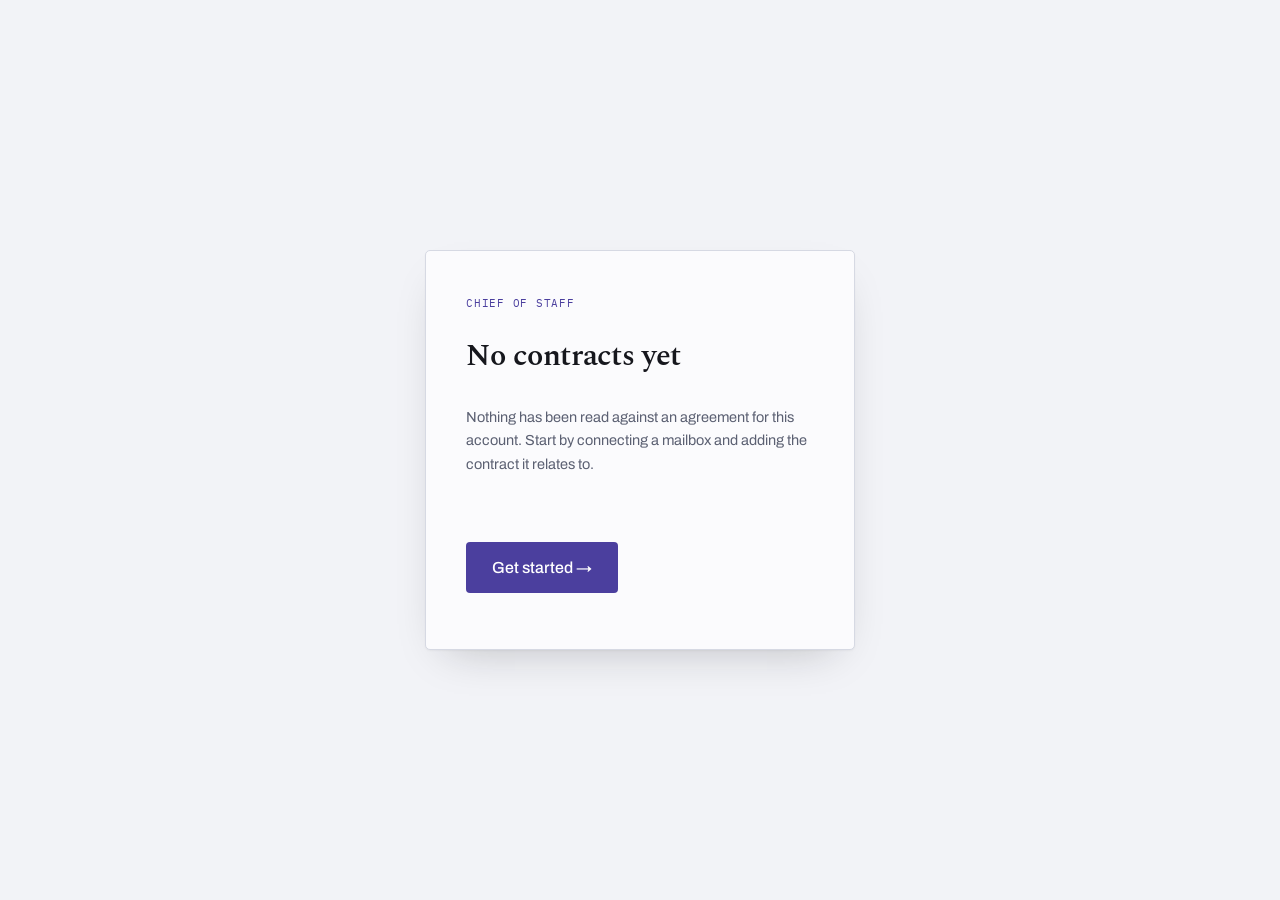
<file: templates/empty.html>
<!doctype html>
<html lang="en">
<head>
<meta charset="utf-8">
<meta name="viewport" content="width=device-width, initial-scale=1">
<title>Nothing here yet — Chief of Staff</title>
<link href="https://fonts.googleapis.com/css2?family=Archivo:wght@400;500;600&family=IBM+Plex+Mono:wght@400;500&family=Spectral:ital,wght@0,400;0,600;1,400&display=swap" rel="stylesheet">
<link rel="stylesheet" href="/static/landing.css">
</head>
<body class="gate-page">
<div class="gate">
  <a class="gate-mark" href="/">Chief of Staff</a>
  <h1>No contracts yet</h1>
  <p class="gate-alt">
    Nothing has been read against an agreement for this account. Start by
    connecting a mailbox and adding the contract it relates to.
  </p>
  <p style="margin-top:28px"><a class="cta" href="/welcome">Get started →</a></p>
</div>
</body>
</html>
</file>
<file: static/landing.css>
/* Landing page. Same identity as the review surface: carbon-copy violet on
   cool photocopy stock, and the rule that contract text is set in a serif and
   nothing else is. */

:root {
  --paper:      #F2F3F7;
  --paper-lift: #FBFBFD;
  --ink:        #16171D;
  --ink-soft:   #5B6072;
  --rule:       #D6D9E3;
  --carbon:     #4B3F9E;
  --carbon-deep:#2E2569;
  --carbon-pale:#EDEBF8;
  --stamp:      #B3341F;
  --stamp-pale: #FBEDEA;
}

* { box-sizing: border-box; }

body {
  margin: 0;
  background: var(--paper);
  color: var(--ink);
  font: 400 16px/1.6 Archivo, ui-sans-serif, system-ui, sans-serif;
  -webkit-font-smoothing: antialiased;
}

.mono {
  font-family: "IBM Plex Mono", ui-monospace, monospace;
  font-size: 11px;
  letter-spacing: 0.07em;
  text-transform: uppercase;
}

a { color: inherit; }

:focus-visible {
  outline: 2px solid var(--carbon);
  outline-offset: 3px;
  border-radius: 2px;
}

/* ---------- nav ---------- */

.topbar {
  display: flex;
  align-items: center;
  gap: 24px;
  padding: 18px 40px;
  border-bottom: 1px solid var(--rule);
  background: var(--paper-lift);
  position: sticky;
  top: 0;
  z-index: 10;
}

.wordmark { font-weight: 600; letter-spacing: -0.015em; }

.topbar .links { margin-left: auto; display: flex; gap: 26px; }

.topbar .links a {
  font-family: "IBM Plex Mono", ui-monospace, monospace;
  font-size: 11px;
  letter-spacing: 0.06em;
  text-transform: uppercase;
  text-decoration: none;
  color: var(--ink-soft);
  padding-bottom: 2px;
  border-bottom: 1.5px solid transparent;
}

.topbar .links a:hover { color: var(--carbon); border-bottom-color: var(--carbon); }

/* ---------- hero ---------- */

.hero {
  max-width: 1000px;
  margin: 0 auto;
  padding: 92px 40px 60px;
  text-align: center;
}

.hero .eyebrow { color: var(--carbon); display: block; margin-bottom: 22px; }

.hero h1 {
  margin: 0;
  font-family: Spectral, Georgia, serif;
  font-size: clamp(34px, 5.4vw, 60px);
  font-weight: 600;
  line-height: 1.14;
  letter-spacing: -0.01em;
}

.standfirst {
  max-width: 640px;
  margin: 26px auto 0;
  color: var(--ink-soft);
  font-size: 17px;
}

.cta {
  display: inline-block;
  margin-top: 38px;
  padding: 13px 26px;
  border-radius: 4px;
  background: var(--carbon);
  color: #fff;
  text-decoration: none;
  font-weight: 500;
}

.cta:hover { background: var(--carbon-deep); }

.cta-note { display: block; margin-top: 14px; color: var(--ink-soft); }

/* ---------- sheets ----------
   Everything on this page that carries content is a sheet of paper. Paper has
   weight and a shadow, sits slightly askew, and slides. It does not spin,
   bounce, or fly in from off-screen. */

.sheet {
  background: var(--paper-lift);
  border: 1px solid var(--rule);
  border-radius: 3px;
  padding: 24px 26px 26px;
  box-shadow: 0 1px 2px rgba(22, 23, 29, 0.04),
              0 8px 24px -12px rgba(22, 23, 29, 0.18);
}

.sheet .who { display: block; color: var(--ink-soft); margin-bottom: 12px; }
.sheet p { margin: 0 0 16px; font-size: 16px; }

.sheet .stamp {
  display: inline-block;
  padding: 3px 9px;
  border: 1px solid currentColor;
  border-radius: 2px;
  font-weight: 500;
}

/* --- the email lifting off the clause it rests on --- */

.reveal-pair {
  max-width: 1060px;
  margin: 8px auto 72px;
  padding: 0 40px;
}

.stage {
  position: relative;
  /* room for the two sheets once they have separated: the lower sheet sits
     88px down and is about 190 tall, so this is what they occupy, not a
     guess with a hundred pixels of dead air after it */
  min-height: 372px;
  perspective: 1400px;
  perspective-origin: 50% 30%;
}

.stage .sheet {
  position: absolute;
  /* narrow enough that the two clear each other once separated: overlapping
     sheets clipped the start of the clause's own label */
  width: min(462px, 90%);
  transition: none;
  will-change: transform;
}

/* the email starts squarely on top and slides up-left as you scroll */
.stage .email {
  top: 0;
  left: 0;
  z-index: 2;
  transform:
    translate3d(calc(var(--lift, 0) * -2%), calc(var(--lift, 0) * -14px), 0)
    rotateX(calc((1 - var(--lift, 0)) * 5deg))
    rotate(calc(var(--lift, 0) * -1.1deg));
}

.stage .email .stamp {
  color: var(--stamp);
  background: var(--stamp-pale);
}

/* the clause is underneath from the start, and emerges */
/* tucked under the email at rest, sliding out to its own ground as you read */
.stage .clause-sheet {
  top: 96px;
  right: 0;
  z-index: 1;
  border-left: 3px solid var(--carbon);
  opacity: calc(0.18 + var(--lift, 0) * 0.82);
  transform:
    translate3d(calc((1 - var(--lift, 0)) * -300px),
                calc((1 - var(--lift, 0)) * -66px), 0)
    scale(calc(0.94 + var(--lift, 0) * 0.06))
    rotate(calc(var(--lift, 0) * 0.8deg));
}

.stage .clause { display: block; color: var(--carbon); margin-bottom: 12px; }

.stage blockquote {
  margin: 0;
  font-family: Spectral, Georgia, serif;
  font-size: 18px;
  line-height: 1.5;
}

.stage .gloss { margin: 14px 0 0; color: var(--ink-soft); font-size: 14px; }

.stage-note {
  margin: 26px 0 0;
  text-align: center;
  color: var(--ink-soft);
  /* no transition: this opacity is already driven by scroll position, and a
     transition on top of that chases the value instead of settling on it */
  opacity: var(--lift, 0);
}

/* --- the deck of verdicts --- */

.deck-band { border-top: 1px solid var(--rule); }

.deck {
  max-width: 1060px;
  margin: 44px auto 0;
  perspective: 1600px;
  perspective-origin: 50% 40%;
  display: grid;
  gap: 18px;
}

.deck .leaf {
  --slide: calc(var(--fan, 0) * 1);
  transform-origin: left center;
  transform:
    translate3d(calc((1 - var(--slide)) * (var(--i) * -26px)), 0, 0)
    rotateY(calc((1 - var(--slide)) * 9deg))
    rotate(calc((1 - var(--slide)) * (var(--i) - 2) * 0.5deg));
  opacity: calc(0.35 + var(--slide) * 0.65);
  will-change: transform;
}

.deck .leaf p {
  font-size: 15.5px;
  margin-bottom: 14px;
}

.deck .leaf .stamp { font-size: 10px; }

.deck .is-out_of_scope .stamp { color: var(--stamp); background: var(--stamp-pale); }
.deck .is-out_of_scope { border-left: 3px solid var(--stamp); }
.deck .is-new_commitment .stamp { color: var(--carbon); background: var(--carbon-pale); }
.deck .is-new_commitment { border-left: 3px solid var(--carbon); }
.deck .is-in_scope .stamp { color: #2F6B4F; background: #EFF5F1; }
.deck .is-noise .stamp { color: var(--ink-soft); }
.deck .is-unsure .stamp {
  color: #8A6516;
  background: #FAF2DF;
  border-style: dashed;
}
.deck .is-unsure { border-left: 3px dashed #8A6516; }
.deck .is-agreed .stamp { color: #2F6B4F; background: #EAF3EE; }
.deck .is-agreed { border-left: 3px solid #2F6B4F; }

/* --- sections arriving --- */

.reveal {
  opacity: 0;
  transform: translate3d(0, 26px, 0);
  transition: opacity 0.6s ease, transform 0.6s cubic-bezier(0.22, 0.7, 0.3, 1);
}

.reveal.shown { opacity: 1; transform: none; }

/* ---------- bands ---------- */

.band { padding: 72px 40px; border-top: 1px solid var(--rule); }
.band.alt { background: var(--paper-lift); }

.band h2 {
  max-width: 1060px;
  margin: 0 auto;
  font-family: Spectral, Georgia, serif;
  font-size: clamp(25px, 3vw, 33px);
  font-weight: 600;
  letter-spacing: -0.01em;
}

/* the lede sits under its own heading, so it shares the heading's measure
   rather than being centred on the page */
.band .lede {
  max-width: 1060px;
  margin: 16px auto 0;
  color: var(--ink-soft);
}

.band .lede > * { max-width: 700px; }

.closing .lede { max-width: 640px; }

.band h2, .band .lede { width: 100%; }

.pair, .rails {
  max-width: 1060px;
  margin: 38px auto 0;
  display: grid;
  gap: 26px;
}

.pair { grid-template-columns: repeat(2, 1fr); }
.rails { grid-template-columns: repeat(3, 1fr); }

.pair article, .rails article {
  background: var(--paper);
  border: 1px solid var(--rule);
  border-radius: 4px;
  padding: 24px 26px 26px;
}

.band.alt .pair article { background: var(--paper-lift); }

.pair h3, .rails h3 {
  margin: 0 0 10px;
  font-size: 18px;
  font-weight: 600;
}

.pair p, .rails p { margin: 0; color: var(--ink-soft); font-size: 15px; }

/* ---------- stages ---------- */

.stages {
  max-width: 1060px;
  margin: 38px auto 0;
  padding: 0;
  list-style: none;
  display: grid;
  grid-template-columns: repeat(4, 1fr);
  gap: 22px;
}

.stages li {
  border-top: 2px solid var(--carbon);
  padding-top: 16px;
}

.stages .n { display: block; color: var(--carbon); margin-bottom: 9px; font-weight: 500; }
.stages p { margin: 0; color: var(--ink-soft); font-size: 14.5px; }

/* ---------- execution block ----------
   A contract closes with the parties signing it. This page is a document, so
   it closes the same way: names written over a rule, not cards in a grid. */

.execution {
  max-width: 1060px;
  margin: 0 auto;
  padding: 84px 40px 96px;
  border-top: 1px solid var(--rule);
}

.execution .clause-mark {
  display: block;
  color: var(--carbon);
  margin-bottom: 14px;
}

.execution h2 {
  margin: 0;
  font-family: Spectral, Georgia, serif;
  font-size: clamp(25px, 3vw, 33px);
  font-weight: 600;
  letter-spacing: -0.01em;
}

.execution .preamble {
  max-width: 660px;
  margin: 16px 0 0;
  color: var(--ink-soft);
}

.signatures {
  margin-top: 58px;
  display: grid;
  grid-template-columns: repeat(2, minmax(0, 1fr));
  gap: 44px 56px;
}

.sig { display: block; text-decoration: none; }

/* the signature itself: serif, because on this page serif means a document
   speaking for itself */
.sig .hand {
  display: block;
  font-family: Spectral, Georgia, serif;
  font-size: clamp(19px, 2.1vw, 25px);
  font-style: italic;
  color: var(--ink);
  padding-bottom: 10px;
  word-break: break-word;
}

.sig .sig-rule {
  display: block;
  height: 1px;
  background: var(--ink-soft);
}

.sig .sig-label {
  display: block;
  margin-top: 10px;
  color: var(--ink-soft);
}

.sig:hover .hand { color: var(--carbon); }
.sig:hover .sig-rule { background: var(--carbon); height: 2px; margin-top: -1px; }
.sig:hover .sig-label { color: var(--carbon); }

.honest {
  max-width: 660px;
  margin: 56px 0 0;
  color: var(--ink-soft);
  font-size: 14px;
}

.honest a { color: var(--carbon); }

footer {
  padding: 30px 40px 44px;
  border-top: 1px solid var(--rule);
  color: var(--ink-soft);
  text-align: center;
}

@media (max-width: 900px) {
  .demo-strip, .pair, .rails, .stages, .contact-grid {
    grid-template-columns: 1fr;
  }
  .hero { padding: 60px 24px 44px; }
  .band { padding: 54px 24px; }
  .demo-strip { padding: 0 24px; margin-bottom: 60px; }
  .topbar { padding: 14px 20px; gap: 14px; }
  .topbar .links { gap: 16px; }
}

@media (max-width: 900px) {
  /* stacked sheets need room the phone does not have: lay them out plainly */
  .stage { min-height: 0; perspective: none; }
  .stage .sheet { position: static; width: 100%; transform: none; opacity: 1; }
  .stage .clause-sheet { margin-top: 18px; }
  .stage-note { opacity: 1; }
  .deck .leaf { transform: none; opacity: 1; }
  .reveal-pair { padding: 0 24px; margin-bottom: 60px; }
}

@media (prefers-reduced-motion: reduce) {
  * { transition: none !important; animation: none !important; }
  /* motion off means the page is static, not that content is missing */
  .reveal { opacity: 1 !important; transform: none !important; }
  .stage .sheet, .deck .leaf { transform: none !important; opacity: 1 !important; }
  .stage { min-height: 0; }
  .stage .sheet { position: static; width: 100%; }
  .stage .clause-sheet { margin-top: 18px; }
  .stage-note { opacity: 1 !important; }
}

/* ---------- connect page ---------- */

.notice {
  margin: 26px 0 0;
  padding: 12px 16px;
  border-radius: 3px;
  border-left: 3px solid var(--carbon);
  background: var(--carbon-pale);
  font-size: 15px;
}

.notice.is-problem { border-left-color: var(--stamp); background: var(--stamp-pale); }
.notice.is-good { border-left-color: #2F6B4F; background: #EFF5F1; }

.permissions, .setup {
  margin-top: 44px;
  padding: 22px 26px 24px;
  border: 1px solid var(--rule);
  border-radius: 4px;
  background: var(--paper-lift);
  max-width: 760px;
}

.perm-label { display: block; color: var(--carbon); margin-bottom: 12px; }

.permissions ul, .setup ol { margin: 0; padding-left: 20px; }
.permissions li, .setup li { margin-bottom: 8px; font-size: 15px; }

.permissions code, .setup code {
  font-family: "IBM Plex Mono", ui-monospace, monospace;
  font-size: 13px;
  background: var(--carbon-pale);
  padding: 1px 5px;
  border-radius: 2px;
  word-break: break-all;
}

.fineprint {
  margin: 16px 0 0;
  color: var(--ink-soft);
  font-size: 13.5px;
}

.setup p { margin: 0 0 14px; font-size: 15px; }

button.linkish {
  border: 0;
  background: none;
  padding: 0;
  font: inherit;
  color: var(--stamp);
  cursor: pointer;
  text-decoration: underline;
}

/* ---------- the gate: sign in, sign up ---------- */

.gate-page { display: grid; place-items: center; min-height: 100vh; }

.gate {
  width: min(430px, 92vw);
  padding: 44px 40px 40px;
  background: var(--paper-lift);
  border: 1px solid var(--rule);
  border-radius: 5px;
  box-shadow: 0 1px 2px rgba(22,23,29,.04), 0 18px 44px -22px rgba(22,23,29,.28);
}

.gate-mark {
  display: block;
  font-family: "IBM Plex Mono", ui-monospace, monospace;
  font-size: 11px;
  letter-spacing: .07em;
  text-transform: uppercase;
  color: var(--carbon);
  text-decoration: none;
  margin-bottom: 20px;
}

.gate h1 {
  margin: 0 0 26px;
  font-family: Spectral, Georgia, serif;
  font-size: 30px;
  font-weight: 600;
  letter-spacing: -.01em;
}

.gate-form { display: grid; gap: 18px; }
.gate-form label { display: grid; gap: 6px; }
.gate-form span.mono { color: var(--ink-soft); }

.gate-form input {
  font: 400 16px Archivo, system-ui, sans-serif;
  padding: 10px 12px;
  border: 1px solid var(--rule);
  border-radius: 3px;
  background: #fff;
  color: var(--ink);
}

.gate-form input:focus-visible { border-color: var(--carbon); }

.gate-form .hint { color: var(--ink-soft); font-size: 13px; }

.gate-form button {
  margin-top: 6px;
  font: 500 15px Archivo, system-ui, sans-serif;
  padding: 11px 18px;
  border: 0;
  border-radius: 3px;
  background: var(--carbon);
  color: #fff;
  cursor: pointer;
}

.gate-form button:hover { background: var(--carbon-deep); }

.gate-alt { margin: 24px 0 0; color: var(--ink-soft); font-size: 14.5px; }
.gate-alt a { color: var(--carbon); }
.gate-fine { margin: 14px 0 0; color: var(--ink-soft); font-size: 13px; }

/* ---------- welcome ---------- */

.deed {
  max-width: 1060px;
  margin: 0 auto;
  padding: 84px 40px 60px;
}

.deed-mark { display: block; color: var(--carbon); margin-bottom: 16px; }

.deed h1 {
  margin: 0;
  font-family: Spectral, Georgia, serif;
  font-size: clamp(32px, 4.6vw, 50px);
  font-weight: 600;
  letter-spacing: -.012em;
}

.deed-line {
  margin: 18px 0 0;
  font-family: Spectral, Georgia, serif;
  font-size: 19px;
  font-style: italic;
  color: var(--ink-soft);
}

.deed-body { max-width: 640px; margin: 26px 0 0; font-size: 17px; }

.steps { margin-top: 40px; display: grid; gap: 26px; max-width: 780px; }

.step {
  display: grid;
  grid-template-columns: 86px minmax(0, 1fr);
  gap: 20px;
  padding: 22px 24px;
  border: 1px solid var(--rule);
  border-radius: 4px;
  background: var(--paper-lift);
}

.step.is-done { border-left: 3px solid #2F6B4F; }
.step-n { color: var(--carbon); padding-top: 4px; }
.step.is-done .step-n { color: #2F6B4F; }
.step h3 { margin: 0 0 8px; font-size: 17px; font-weight: 600; }
.step p { margin: 0 0 10px; color: var(--ink-soft); font-size: 15px; }
.step p:last-child { margin-bottom: 0; }

.cta-button {
  font: 500 16px Archivo, system-ui, sans-serif;
  padding: 13px 26px;
  border: 0;
  border-radius: 4px;
  background: var(--carbon);
  color: #fff;
  cursor: pointer;
}

.cta-button:hover { background: var(--carbon-deep); }

@media (max-width: 700px) {
  .step { grid-template-columns: 1fr; gap: 10px; }
  .deed { padding: 56px 24px 40px; }
}

/* ---------- connect ---------- */

.connect-card {
  margin-top: 40px;
  padding: 34px 36px 32px;
  border: 1px solid var(--rule);
  border-radius: 5px;
  background: var(--paper-lift);
  max-width: 620px;
  box-shadow: 0 1px 2px rgba(22,23,29,.04), 0 16px 40px -24px rgba(22,23,29,.24);
}

.connect-card.is-off { box-shadow: none; background: var(--paper); }

.connect-lead { margin: 0 0 22px; font-size: 17px; }

/* Google's own wording and a plain mark. Not a facsimile of their button:
   imitating it would misrepresent whose page this is. */
.google-button {
  display: inline-flex;
  align-items: center;
  gap: 12px;
  padding: 12px 22px 12px 14px;
  border: 1px solid var(--rule);
  border-radius: 4px;
  background: #fff;
  color: var(--ink);
  text-decoration: none;
  font-weight: 500;
  font-size: 15.5px;
}

.google-button:hover { border-color: var(--carbon); background: #fdfdff; }

.google-button .g {
  display: grid;
  place-items: center;
  width: 26px;
  height: 26px;
  border-radius: 50%;
  background: var(--carbon);
  color: #fff;
  font-family: Spectral, Georgia, serif;
  font-size: 15px;
  font-weight: 600;
}

.what-happens {
  margin: 26px 0 0;
  padding-left: 20px;
  color: var(--ink-soft);
  font-size: 14.5px;
}

.what-happens li { margin-bottom: 8px; }

/* A collapsed section has to look like one. The summary carries .perm-label,
   which sets display:block, and a block summary loses the browser's disclosure
   triangle — leaving a bordered box with one line in it and no sign that it
   opens. The marker is drawn here instead. */
details.setup {
  padding: 0;
  background: none;
  border: 0;
  max-width: 760px;
  margin-top: 30px;
}

details.setup > summary {
  cursor: pointer;
  list-style: none;
  display: flex;
  align-items: center;
  gap: 9px;
  width: fit-content;
  padding: 9px 14px 9px 12px;
  border: 1px solid var(--rule);
  border-radius: 4px;
  background: var(--paper-lift);
  color: var(--ink-soft);
}

details.setup > summary::-webkit-details-marker { display: none; }

details.setup > summary::before {
  content: "";
  width: 0;
  height: 0;
  border-left: 5px solid currentColor;
  border-top: 4px solid transparent;
  border-bottom: 4px solid transparent;
  transition: transform .15s ease;
}

details.setup[open] > summary::before { transform: rotate(90deg); }

details.setup > summary:hover { color: var(--carbon); border-color: var(--carbon); }

/* the instructions themselves, once opened */
details.setup > :not(summary) {
  max-width: 760px;
  margin-left: 2px;
}

details.setup[open] > summary { margin-bottom: 18px; }
</file>
